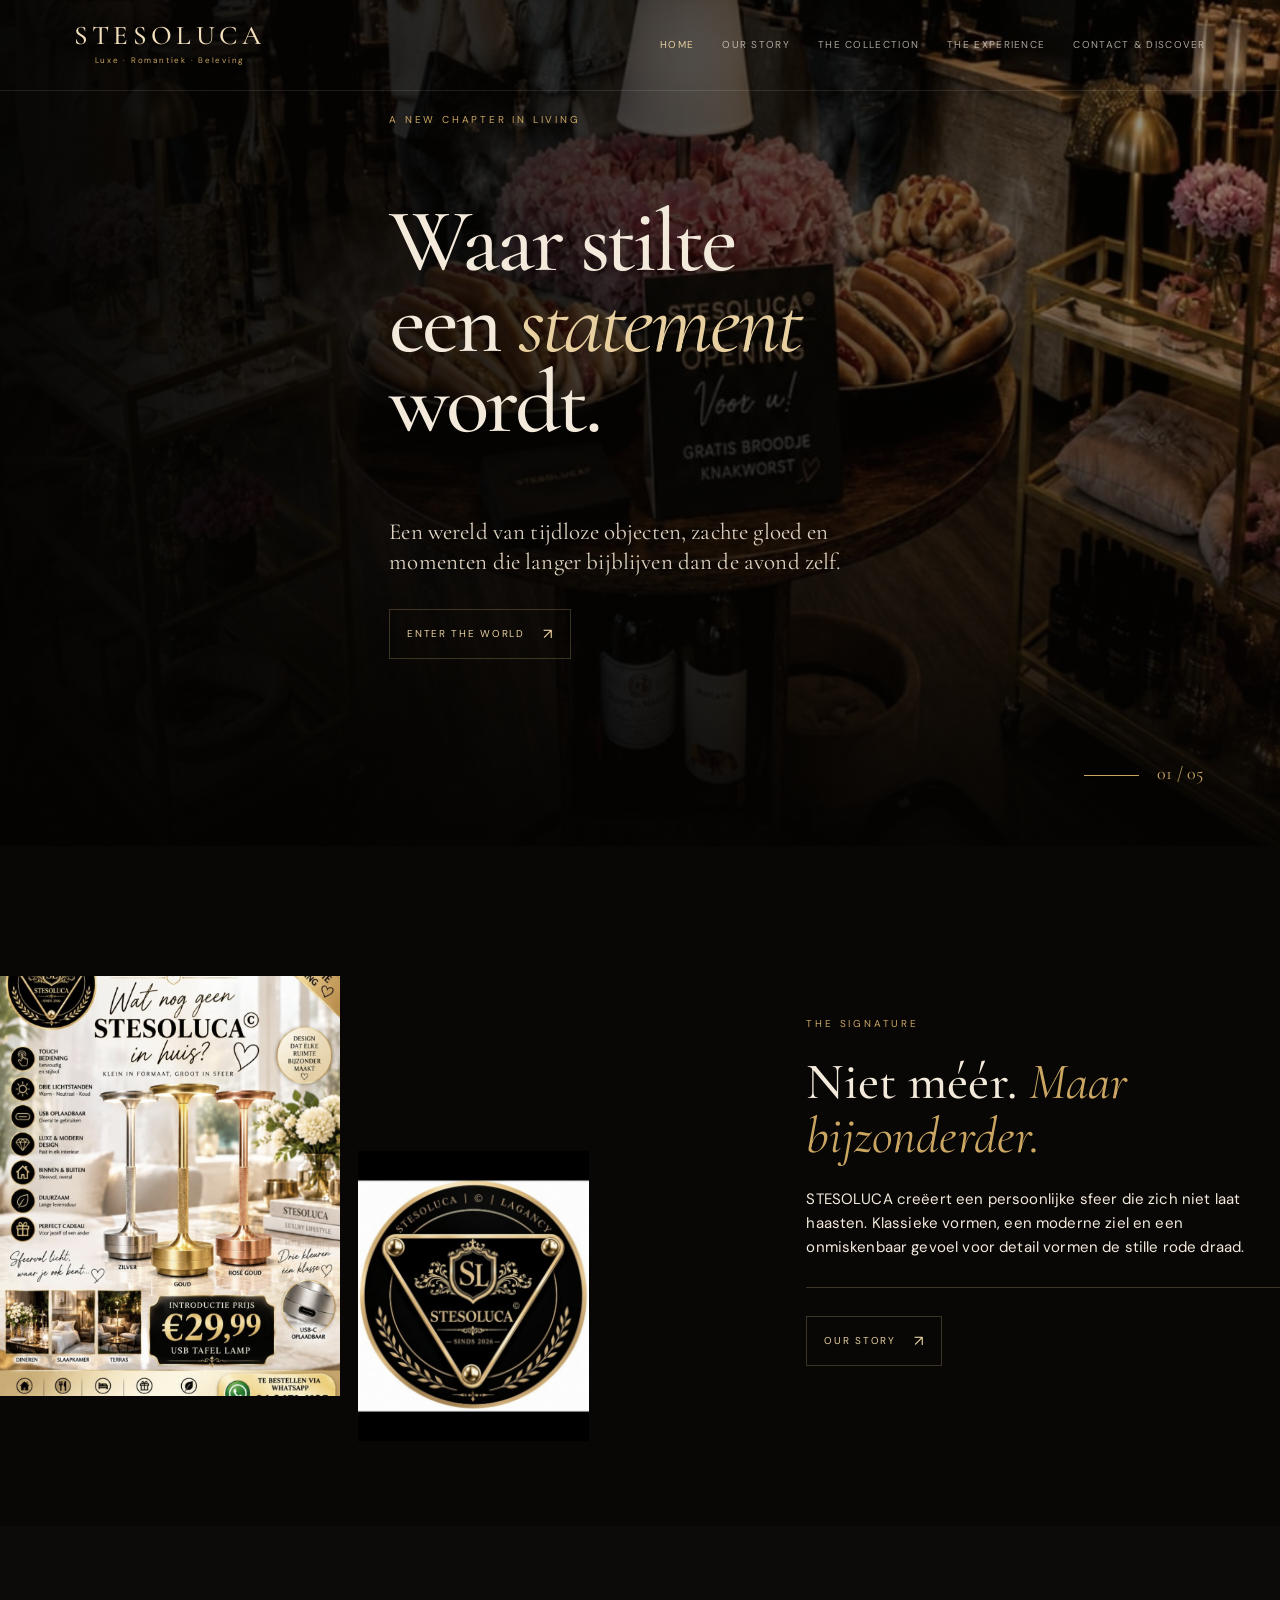
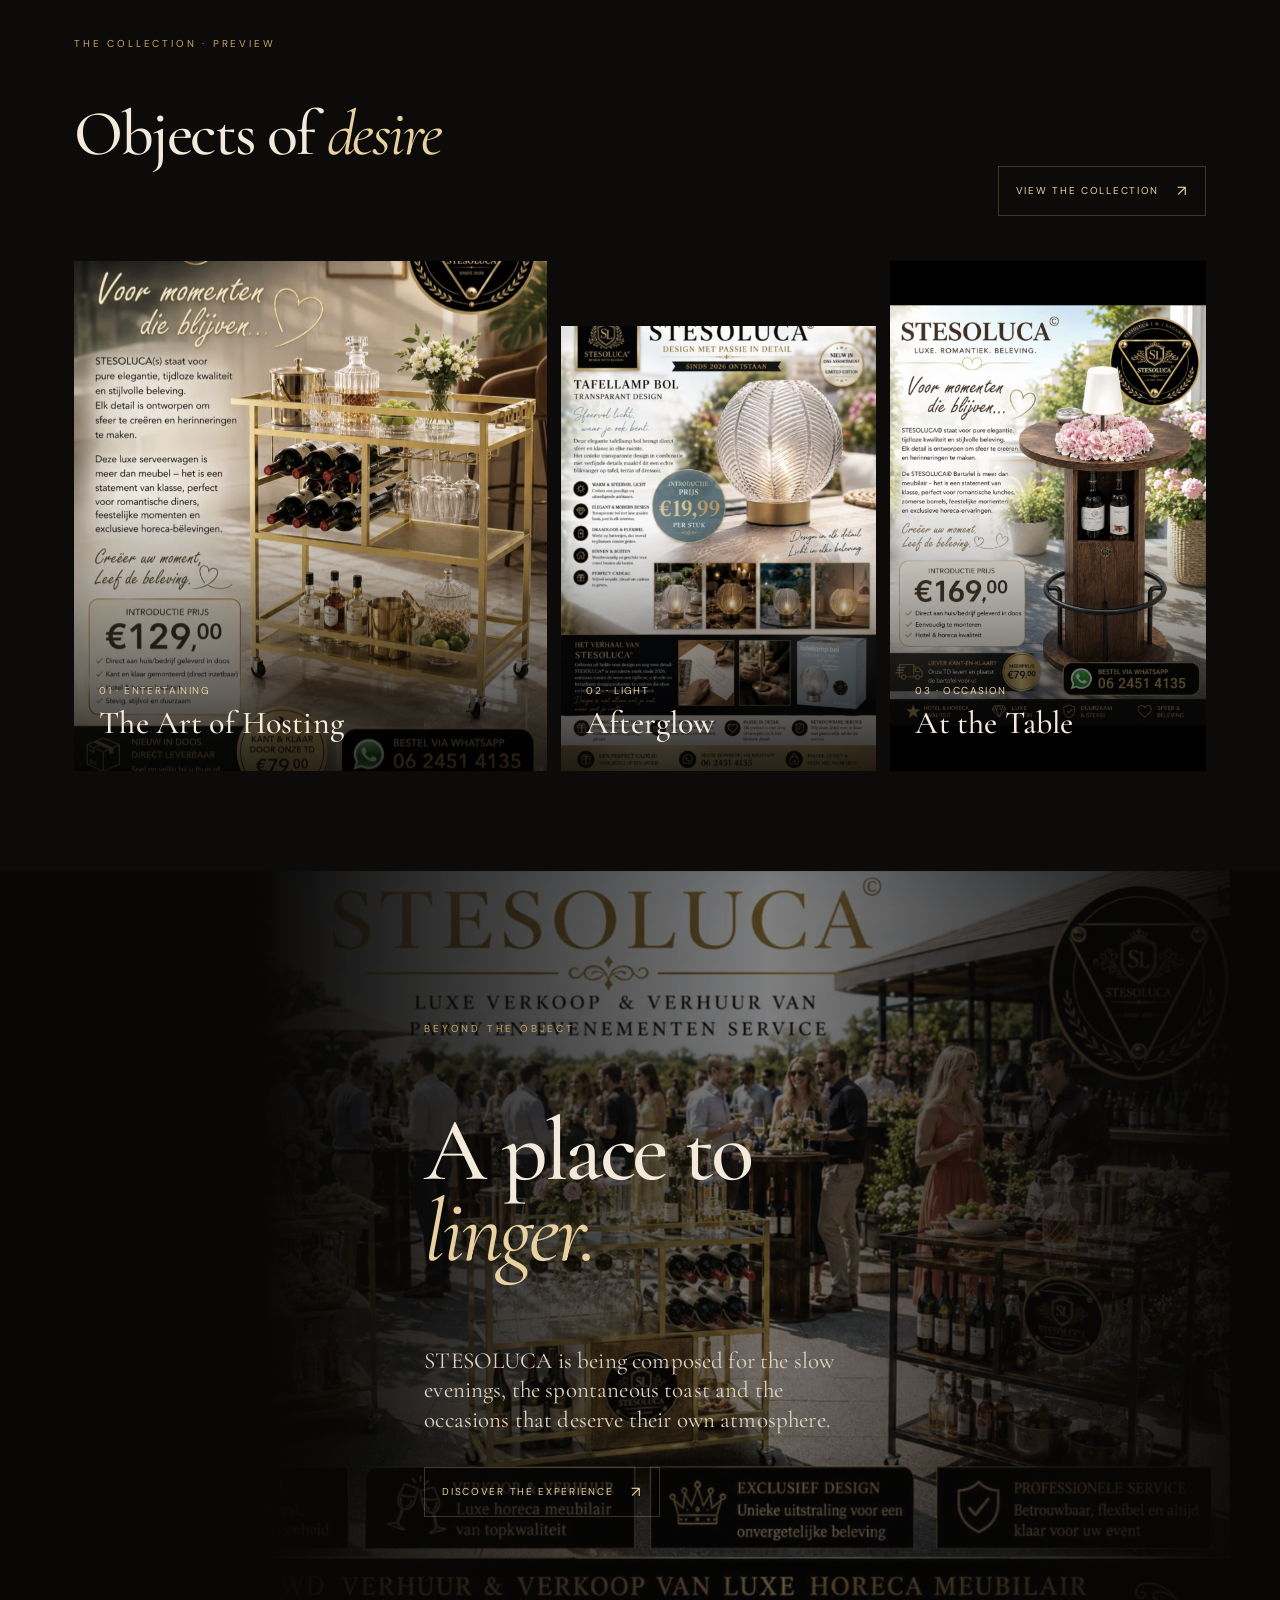
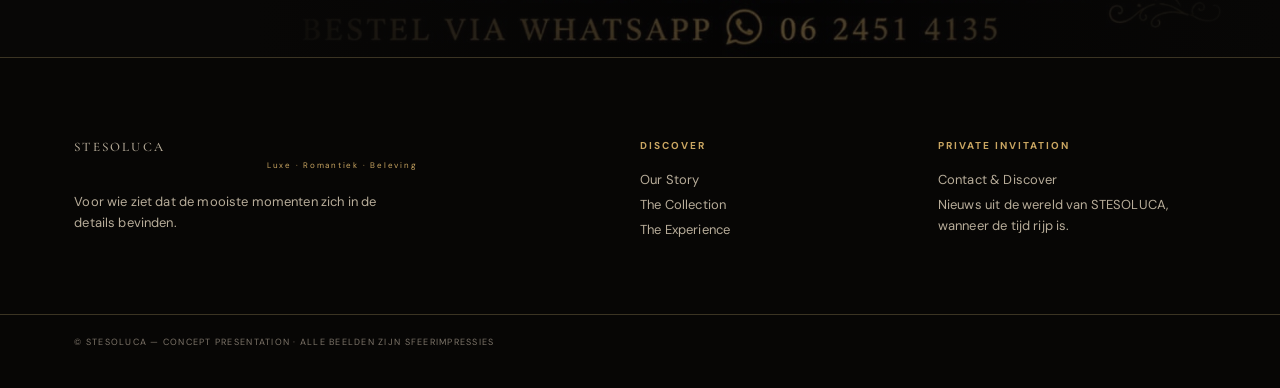
<file: index.html>
<!doctype html>
<html lang="nl">
  <head>
    <meta charset="utf-8">
    <meta name="viewport" content="width=device-width,initial-scale=1">
    <title>
      STESOLUCA — Concept
    </title>
    <link rel="stylesheet" href="styles.css">
  </head>
  <body>
    <header>
      <div class="shell nav">
        <a class="wordmark" href="index.html">
          STESOLUCA
          <small>
            Luxe · Romantiek · Beleving
          </small>
        </a>
        <nav>
          <a class="active" href="index.html">
            Home
          </a>
          <a href="our-story.html">
            Our Story
          </a>
          <a href="collection.html">
            The Collection
          </a>
          <a href="experience.html">
            The Experience
          </a>
          <a href="contact.html">
            Contact & Discover
          </a>
        </nav>
        <span class="menu">
          Menu · 01
        </span>
      </div>
    </header>
    <main>
      <section class="home-hero">
        <div class="hero-image">
        </div>
        <div class="shell content">
          <p class="eyebrow">
            A new chapter in living
          </p>
          <h1 class="display">
            Waar stilte
            <br>
            een
            <em>
              statement
            </em>
            wordt.
          </h1>
          <p class="lead">
            Een wereld van tijdloze objecten, zachte gloed en momenten die langer bijblijven dan de avond zelf.
          </p>
          <a class="button" href="our-story.html">
            Enter the world
          </a>
        </div>
        <span class="hero-number">
          01 / 05
        </span>
      </section>
      <section class="shell intro">
        <div class="intro-images">
          <img src="assets/1000073089.jpg" alt="Gouden lichtobject als sfeerimpressie">
          <img src="assets/1000073079.jpg" alt="STESOLUCA embleem">
        </div>
        <div class="intro-copy">
          <p class="eyebrow">
            The signature
          </p>
          <p class="quote">
            Niet méér.
            <em>
              Maar bijzonderder.
            </em>
          </p>
          <p>
            STESOLUCA creëert een persoonlijke sfeer die zich niet laat haasten. Klassieke vormen, een moderne ziel en een onmiskenbaar gevoel voor detail vormen de stille rode draad.
          </p>
          <div class="rule">
          </div>
          <a class="button" href="our-story.html">
            Our story
          </a>
        </div>
      </section>
      <section class="collections">
        <div class="shell">
          <div class="section-head">
            <div>
              <p class="eyebrow">
                The collection · preview
              </p>
              <h2 class="display">
                Objects of
                <em>
                  desire
                </em>
              </h2>
            </div>
            <a class="button" href="collection.html">
              View the collection
            </a>
          </div>
          <div class="gallery">
            <article>
              <img src="assets/1000073114.jpg" alt="Barwagen als sfeerimpressie">
              <div class="card-info">
                <p>
                  01 · Entertaining
                </p>
                <h3>
                  The Art of Hosting
                </h3>
              </div>
            </article>
            <article>
              <img src="assets/1000073100.jpg" alt="Lichtobject als sfeerimpressie">
              <div class="card-info">
                <p>
                  02 · Light
                </p>
                <h3>
                  Afterglow
                </h3>
              </div>
            </article>
            <article>
              <img src="assets/1000073120.jpg" alt="Bartafel als sfeerimpressie">
              <div class="card-info">
                <p>
                  03 · Occasion
                </p>
                <h3>
                  At the Table
                </h3>
              </div>
            </article>
          </div>
        </div>
      </section>
      <section class="experience">
        <div class="shell content">
          <p class="eyebrow">
            Beyond the object
          </p>
          <h2 class="display">
            A place to
            <br>
            <em>
              linger.
            </em>
          </h2>
          <p class="lead">
            STESOLUCA is being composed for the slow evenings, the spontaneous toast and the occasions that deserve their own atmosphere.
          </p>
          <a class="button" href="experience.html">
            Discover the experience
          </a>
        </div>
      </section>
    </main>
    <footer class="footer">
      <div class="shell footer-grid">
        <div>
          <a class="wordmark" href="index.html">
            STESOLUCA
            <small>
              Luxe · Romantiek · Beleving
            </small>
          </a>
          <p style="margin-top:22px;max-width:310px">
            Voor wie ziet dat de mooiste momenten zich in de details bevinden.
          </p>
        </div>
        <div>
          <h4>
            Discover
          </h4>
          <a href="our-story.html">
            Our Story
          </a>
          <a href="collection.html">
            The Collection
          </a>
          <a href="experience.html">
            The Experience
          </a>
        </div>
        <div>
          <h4>
            Private invitation
          </h4>
          <a href="contact.html">
            Contact & Discover
          </a>
          <p>
            Nieuws uit de wereld van STESOLUCA, wanneer de tijd rijp is.
          </p>
        </div>
      </div>
      <div class="shell copyright">
        © STESOLUCA — Concept presentation · Alle beelden zijn sfeerimpressies
      </div>
    </footer>
  </body>
</html>
</file>
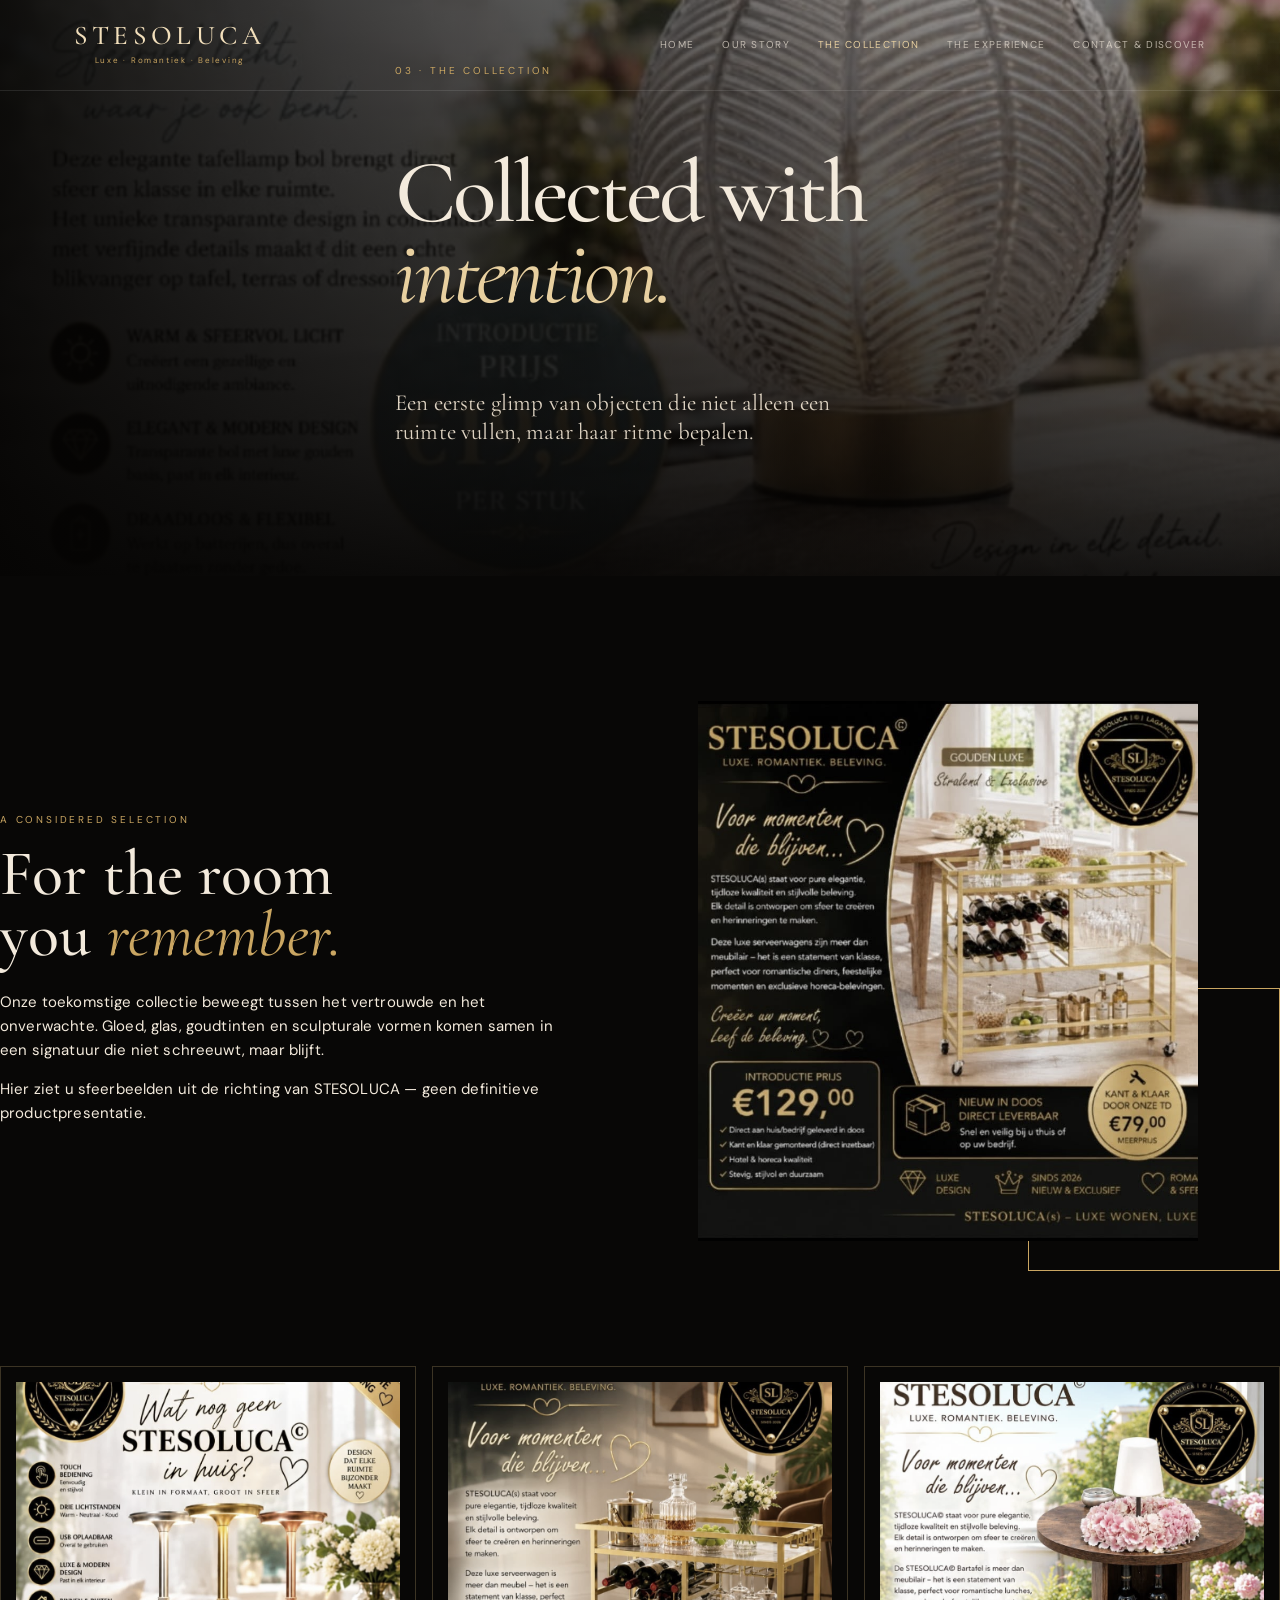
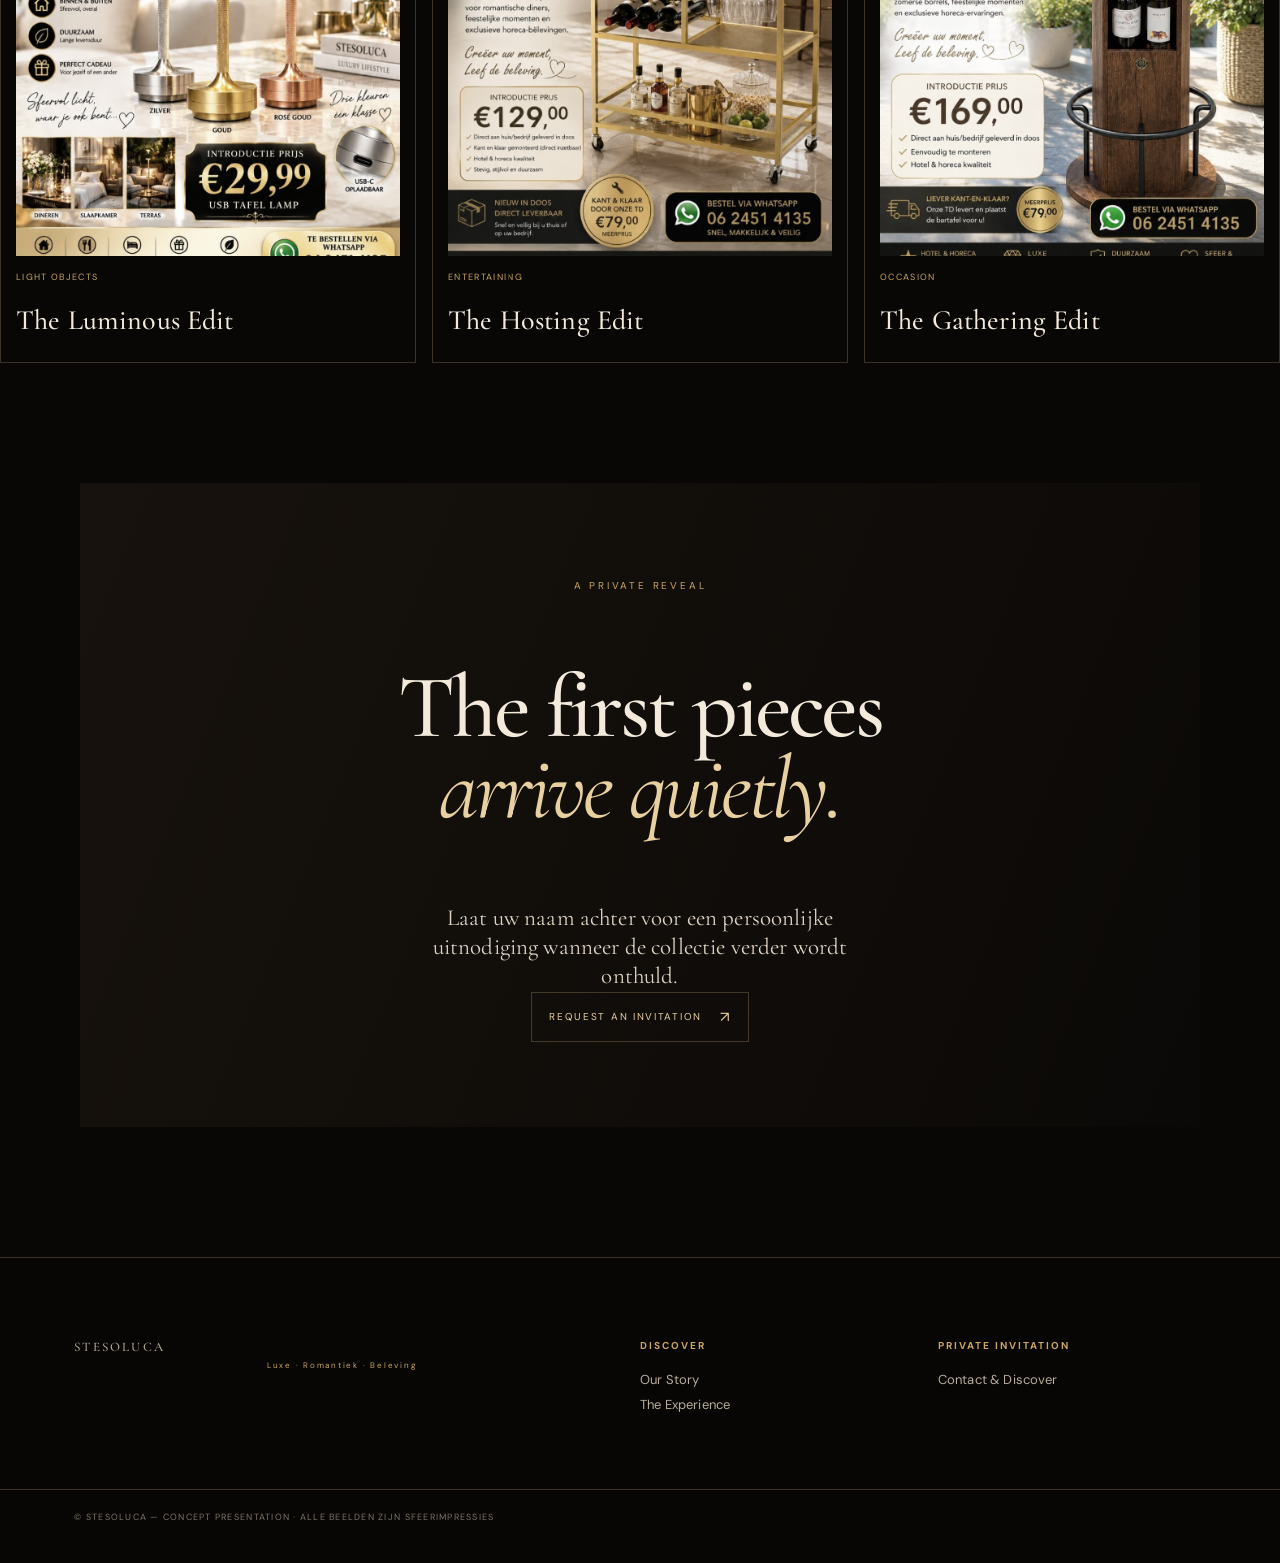
<file: collection.html>
<!doctype html>
<html lang="nl">
  <head>
    <meta charset="utf-8">
    <meta name="viewport" content="width=device-width,initial-scale=1">
    <title>
      The Collection — STESOLUCA
    </title>
    <link rel="stylesheet" href="styles.css">
  </head>
  <body>
    <header>
      <div class="shell nav">
        <a class="wordmark" href="index.html">
          STESOLUCA
          <small>
            Luxe · Romantiek · Beleving
          </small>
        </a>
        <nav>
          <a href="index.html">
            Home
          </a>
          <a href="our-story.html">
            Our Story
          </a>
          <a class="active" href="collection.html">
            The Collection
          </a>
          <a href="experience.html">
            The Experience
          </a>
          <a href="contact.html">
            Contact & Discover
          </a>
        </nav>
        <span class="menu">
          Menu · 03
        </span>
      </div>
    </header>
    <main>
      <section class="page-hero collection-hero">
        <div class="image">
        </div>
        <div class="shell content">
          <p class="eyebrow">
            03 · The Collection
          </p>
          <h1 class="display">
            Collected with
            <br>
            <em>
              intention.
            </em>
          </h1>
          <p class="lead">
            Een eerste glimp van objecten die niet alleen een ruimte vullen, maar haar ritme bepalen.
          </p>
        </div>
      </section>
      <section class="shell split reverse">
        <div>
          <p class="eyebrow">
            A considered selection
          </p>
          <h2 class="body-title">
            For the room
            <br>
            you
            <em>
              remember.
            </em>
          </h2>
          <p>
            Onze toekomstige collectie beweegt tussen het vertrouwde en het onverwachte. Gloed, glas, goudtinten en sculpturale vormen komen samen in een signatuur die niet schreeuwt, maar blijft.
          </p>
          <p>
            Hier ziet u sfeerbeelden uit de richting van STESOLUCA — geen definitieve productpresentatie.
          </p>
        </div>
        <div class="visual">
          <img src="assets/1000073092.jpg" alt="Gouden serveerwagen als sfeerimpressie">
        </div>
      </section>
      <section class="shell collection-grid">
        <article class="piece">
          <img src="assets/1000073089.jpg" alt="Lichtobject">
          <span>
            Light objects
          </span>
          <h3>
            The Luminous Edit
          </h3>
        </article>
        <article class="piece">
          <img src="assets/1000073114.jpg" alt="Barwagen">
          <span>
            Entertaining
          </span>
          <h3>
            The Hosting Edit
          </h3>
        </article>
        <article class="piece">
          <img src="assets/1000073120.jpg" alt="Bartafel">
          <span>
            Occasion
          </span>
          <h3>
            The Gathering Edit
          </h3>
        </article>
      </section>
      <section class="manifesto">
        <p class="eyebrow">
          A private reveal
        </p>
        <h2 class="display">
          The first pieces
          <br>
          <em>
            arrive quietly.
          </em>
        </h2>
        <p class="lead">
          Laat uw naam achter voor een persoonlijke uitnodiging wanneer de collectie verder wordt onthuld.
        </p>
        <a class="button" href="contact.html">
          Request an invitation
        </a>
      </section>
    </main>
    <footer class="footer">
      <div class="shell footer-grid">
        <div>
          <a class="wordmark" href="index.html">
            STESOLUCA
            <small>
              Luxe · Romantiek · Beleving
            </small>
          </a>
        </div>
        <div>
          <h4>
            Discover
          </h4>
          <a href="our-story.html">
            Our Story
          </a>
          <a href="experience.html">
            The Experience
          </a>
        </div>
        <div>
          <h4>
            Private invitation
          </h4>
          <a href="contact.html">
            Contact & Discover
          </a>
        </div>
      </div>
      <div class="shell copyright">
        © STESOLUCA — Concept presentation · Alle beelden zijn sfeerimpressies
      </div>
    </footer>
  </body>
</html>
</file>
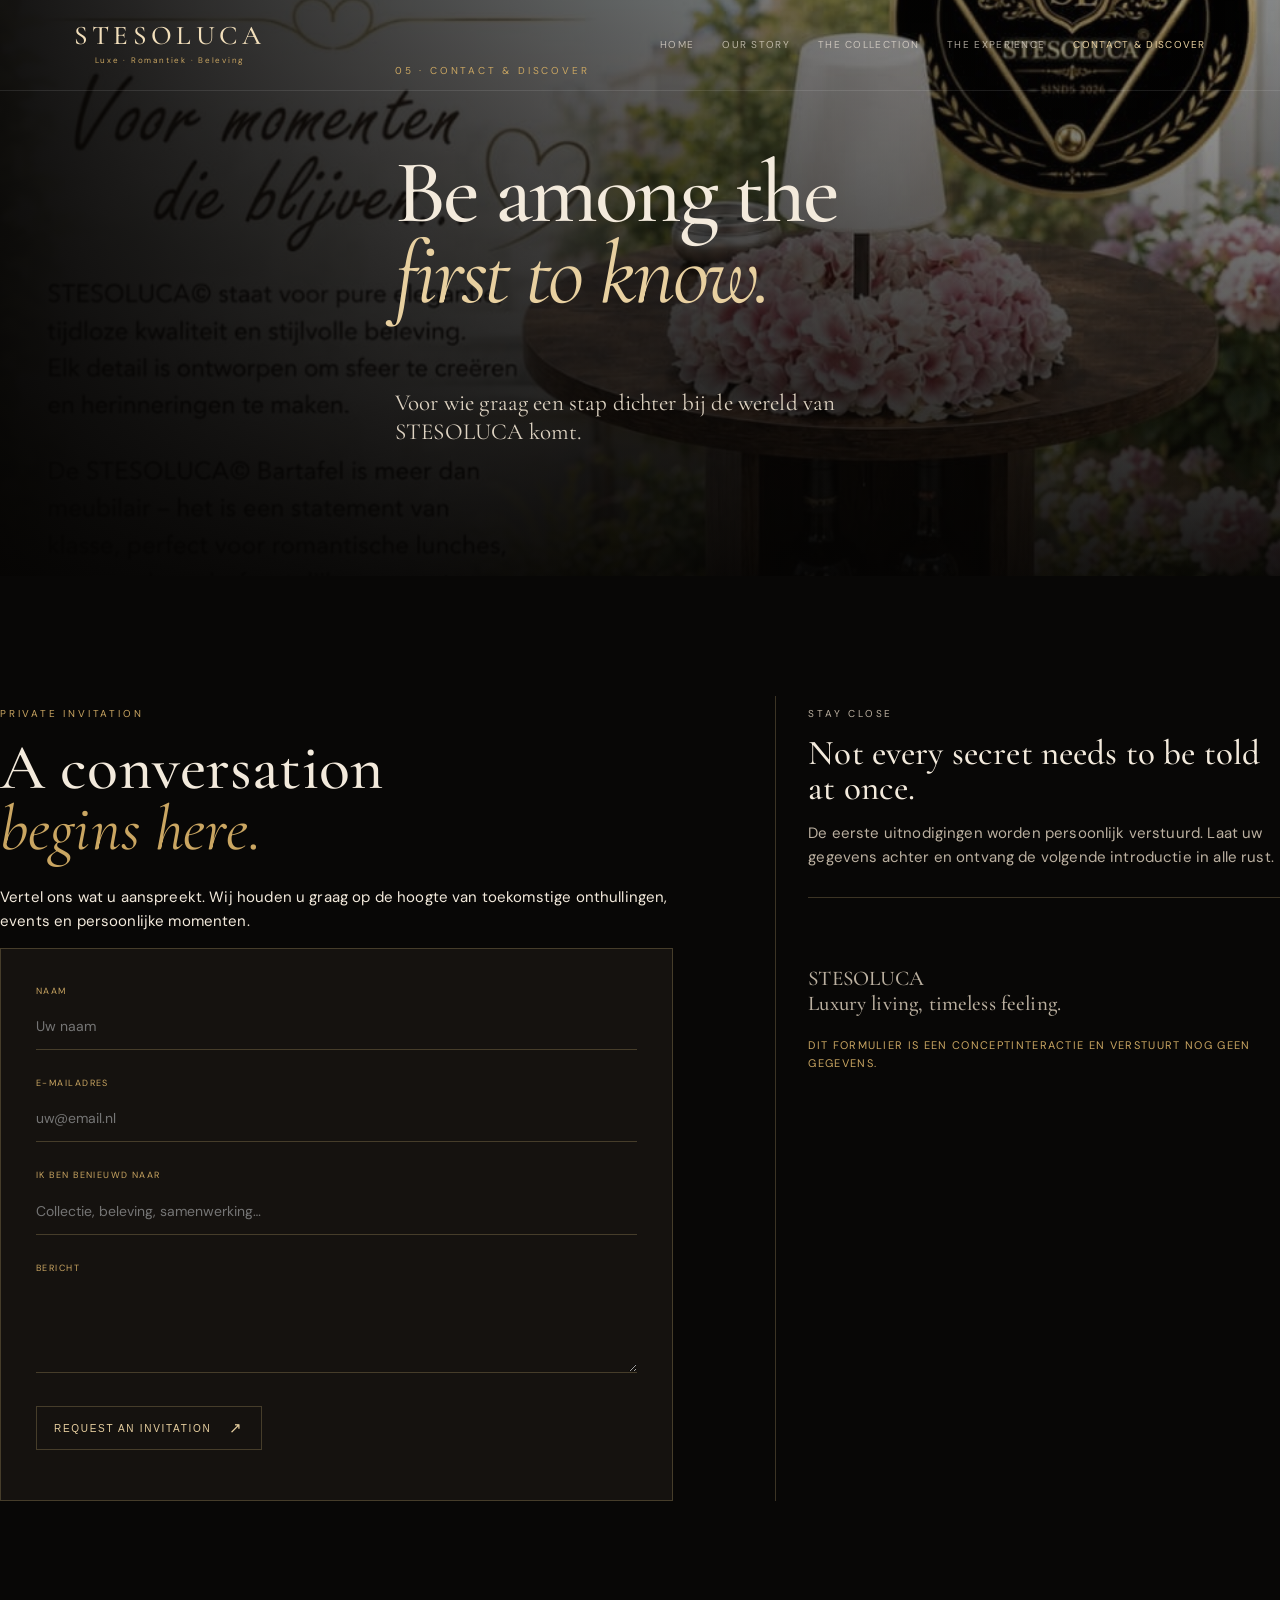
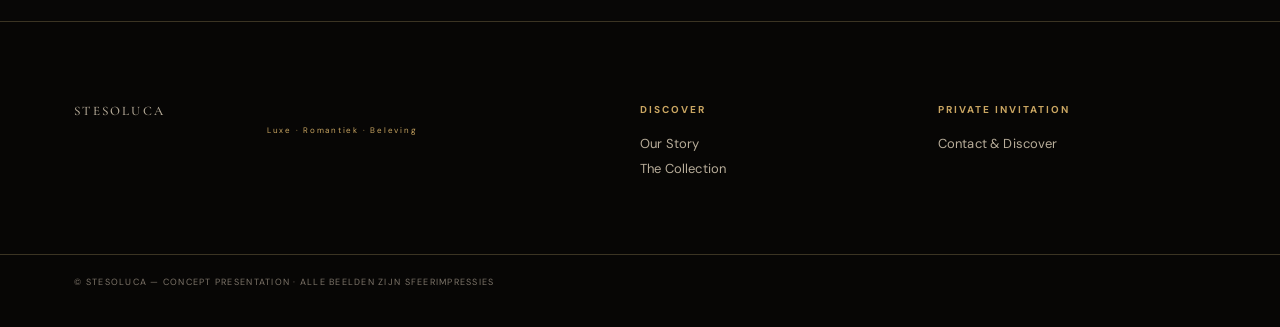
<file: contact.html>
<!doctype html>
<html lang="nl">
  <head>
    <meta charset="utf-8">
    <meta name="viewport" content="width=device-width,initial-scale=1">
    <title>
      Contact & Discover — STESOLUCA
    </title>
    <link rel="stylesheet" href="styles.css">
  </head>
  <body>
    <header>
      <div class="shell nav">
        <a class="wordmark" href="index.html">
          STESOLUCA
          <small>
            Luxe · Romantiek · Beleving
          </small>
        </a>
        <nav>
          <a href="index.html">
            Home
          </a>
          <a href="our-story.html">
            Our Story
          </a>
          <a href="collection.html">
            The Collection
          </a>
          <a href="experience.html">
            The Experience
          </a>
          <a class="active" href="contact.html">
            Contact & Discover
          </a>
        </nav>
        <span class="menu">
          Menu · 05
        </span>
      </div>
    </header>
    <main>
      <section class="page-hero contact-hero">
        <div class="image">
        </div>
        <div class="shell content">
          <p class="eyebrow">
            05 · Contact & Discover
          </p>
          <h1 class="display">
            Be among the
            <br>
            <em>
              first to know.
            </em>
          </h1>
          <p class="lead">
            Voor wie graag een stap dichter bij de wereld van STESOLUCA komt.
          </p>
        </div>
      </section>
      <section class="shell contact-area">
        <div>
          <p class="eyebrow">
            Private invitation
          </p>
          <h2 class="body-title">
            A conversation
            <br>
            <em>
              begins here.
            </em>
          </h2>
          <p>
            Vertel ons wat u aanspreekt. Wij houden u graag op de hoogte van toekomstige onthullingen, events en persoonlijke momenten.
          </p>
          <form class="form">
            <label for="name">
              Naam
            </label>
            <input class="field" id="name" type="text" placeholder="Uw naam">
            <label for="mail">
              E-mailadres
            </label>
            <input class="field" id="mail" type="email" placeholder="uw@email.nl">
            <label for="interest">
              Ik ben benieuwd naar
            </label>
            <input class="field" id="interest" type="text" placeholder="Collectie, beleving, samenwerking…">
            <label for="note">
              Bericht
            </label>
            <textarea class="field" id="note" placeholder="Een paar woorden zijn genoeg.">
            </textarea>
            <button class="button" type="submit">
              Request an invitation
            </button>
            <p class="form-note" aria-live="polite">
            </p>
          </form>
        </div>
        <aside class="contact-note">
          <p class="eyebrow">
            Stay close
          </p>
          <h3>
            Not every secret needs to be told at once.
          </h3>
          <p>
            De eerste uitnodigingen worden persoonlijk verstuurd. Laat uw gegevens achter en ontvang de volgende introductie in alle rust.
          </p>
          <div class="rule">
          </div>
          <p class="detail">
            STESOLUCA
            <br>
            Luxury living, timeless feeling.
          </p>
          <p style="font-size:11px;color:var(--gold);letter-spacing:.12em;text-transform:uppercase">
            Dit formulier is een conceptinteractie en verstuurt nog geen gegevens.
          </p>
        </aside>
      </section>
    </main>
    <footer class="footer">
      <div class="shell footer-grid">
        <div>
          <a class="wordmark" href="index.html">
            STESOLUCA
            <small>
              Luxe · Romantiek · Beleving
            </small>
          </a>
        </div>
        <div>
          <h4>
            Discover
          </h4>
          <a href="our-story.html">
            Our Story
          </a>
          <a href="collection.html">
            The Collection
          </a>
        </div>
        <div>
          <h4>
            Private invitation
          </h4>
          <a href="contact.html">
            Contact & Discover
          </a>
        </div>
      </div>
      <div class="shell copyright">
        © STESOLUCA — Concept presentation · Alle beelden zijn sfeerimpressies
      </div>
    </footer>
    <script src="script.js">
    </script>
  </body>
</html>
</file>
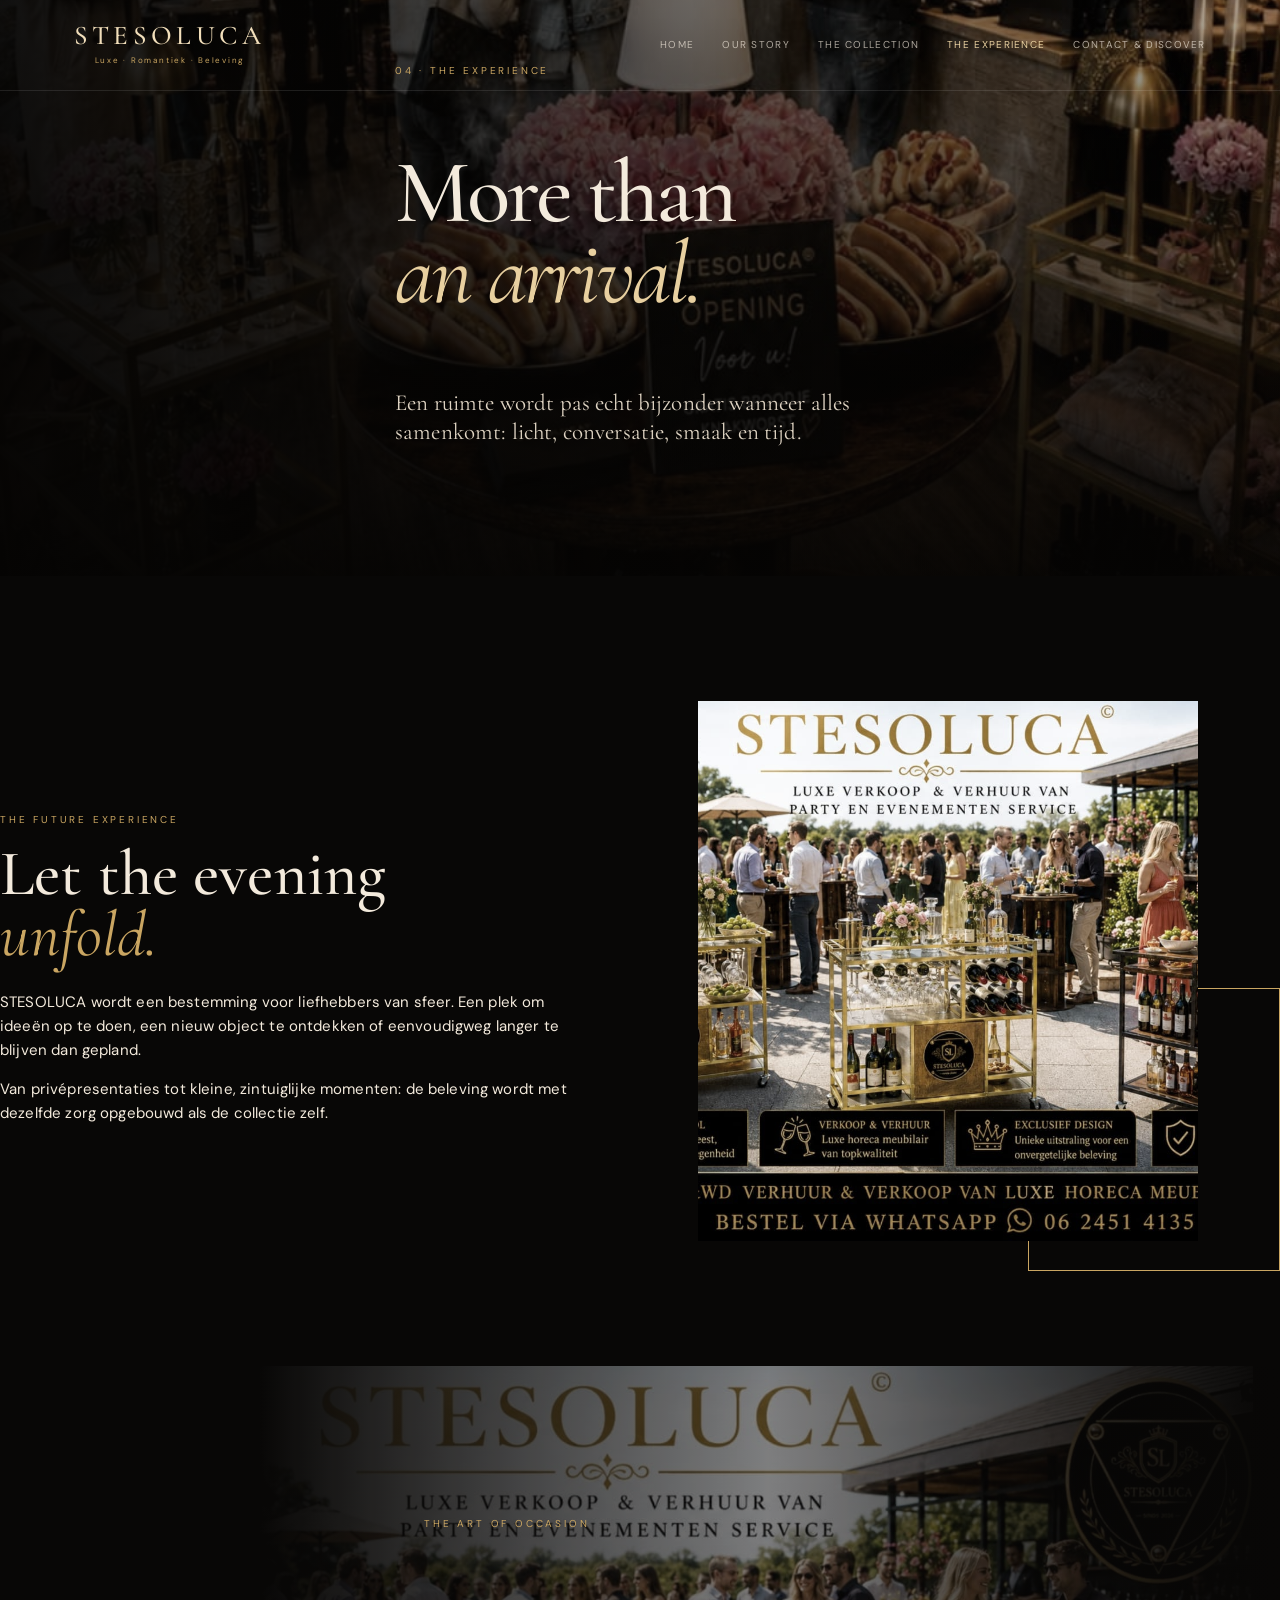
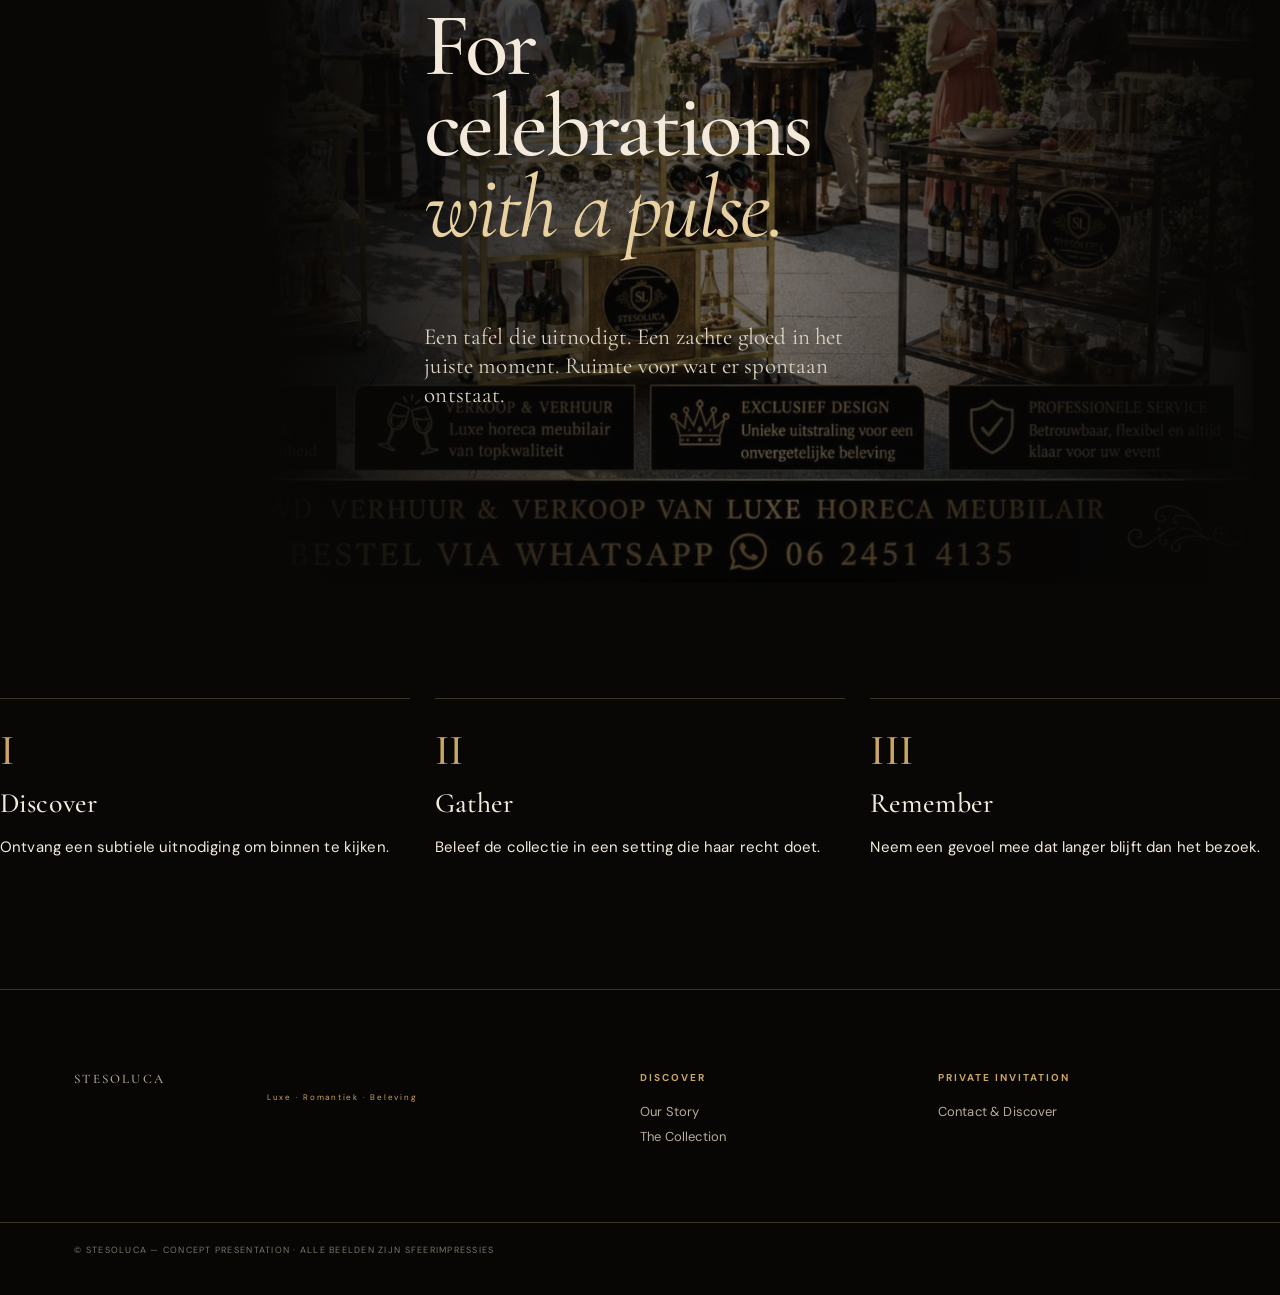
<file: experience.html>
<!doctype html>
<html lang="nl">
  <head>
    <meta charset="utf-8">
    <meta name="viewport" content="width=device-width,initial-scale=1">
    <title>
      The Experience — STESOLUCA
    </title>
    <link rel="stylesheet" href="styles.css">
  </head>
  <body>
    <header>
      <div class="shell nav">
        <a class="wordmark" href="index.html">
          STESOLUCA
          <small>
            Luxe · Romantiek · Beleving
          </small>
        </a>
        <nav>
          <a href="index.html">
            Home
          </a>
          <a href="our-story.html">
            Our Story
          </a>
          <a href="collection.html">
            The Collection
          </a>
          <a class="active" href="experience.html">
            The Experience
          </a>
          <a href="contact.html">
            Contact & Discover
          </a>
        </nav>
        <span class="menu">
          Menu · 04
        </span>
      </div>
    </header>
    <main>
      <section class="page-hero experience-hero">
        <div class="image">
        </div>
        <div class="shell content">
          <p class="eyebrow">
            04 · The Experience
          </p>
          <h1 class="display">
            More than
            <br>
            <em>
              an arrival.
            </em>
          </h1>
          <p class="lead">
            Een ruimte wordt pas echt bijzonder wanneer alles samenkomt: licht, conversatie, smaak en tijd.
          </p>
        </div>
      </section>
      <section class="shell split">
        <div>
          <p class="eyebrow">
            The future experience
          </p>
          <h2 class="body-title">
            Let the evening
            <br>
            <em>
              unfold.
            </em>
          </h2>
          <p>
            STESOLUCA wordt een bestemming voor liefhebbers van sfeer. Een plek om ideeën op te doen, een nieuw object te ontdekken of eenvoudigweg langer te blijven dan gepland.
          </p>
          <p>
            Van privépresentaties tot kleine, zintuiglijke momenten: de beleving wordt met dezelfde zorg opgebouwd als de collectie zelf.
          </p>
        </div>
        <div class="visual">
          <img src="assets/1000073088.jpg" alt="Buitenmoment als sfeerimpressie">
        </div>
      </section>
      <section class="experience">
        <div class="shell content">
          <p class="eyebrow">
            The art of occasion
          </p>
          <h2 class="display">
            For celebrations
            <br>
            <em>
              with a pulse.
            </em>
          </h2>
          <p class="lead">
            Een tafel die uitnodigt. Een zachte gloed in het juiste moment. Ruimte voor wat er spontaan ontstaat.
          </p>
        </div>
      </section>
      <section class="shell timeline">
        <div>
          <strong>
            I
          </strong>
          <h3>
            Discover
          </h3>
          <p>
            Ontvang een subtiele uitnodiging om binnen te kijken.
          </p>
        </div>
        <div>
          <strong>
            II
          </strong>
          <h3>
            Gather
          </h3>
          <p>
            Beleef de collectie in een setting die haar recht doet.
          </p>
        </div>
        <div>
          <strong>
            III
          </strong>
          <h3>
            Remember
          </h3>
          <p>
            Neem een gevoel mee dat langer blijft dan het bezoek.
          </p>
        </div>
      </section>
    </main>
    <footer class="footer">
      <div class="shell footer-grid">
        <div>
          <a class="wordmark" href="index.html">
            STESOLUCA
            <small>
              Luxe · Romantiek · Beleving
            </small>
          </a>
        </div>
        <div>
          <h4>
            Discover
          </h4>
          <a href="our-story.html">
            Our Story
          </a>
          <a href="collection.html">
            The Collection
          </a>
        </div>
        <div>
          <h4>
            Private invitation
          </h4>
          <a href="contact.html">
            Contact & Discover
          </a>
        </div>
      </div>
      <div class="shell copyright">
        © STESOLUCA — Concept presentation · Alle beelden zijn sfeerimpressies
      </div>
    </footer>
  </body>
</html>
</file>
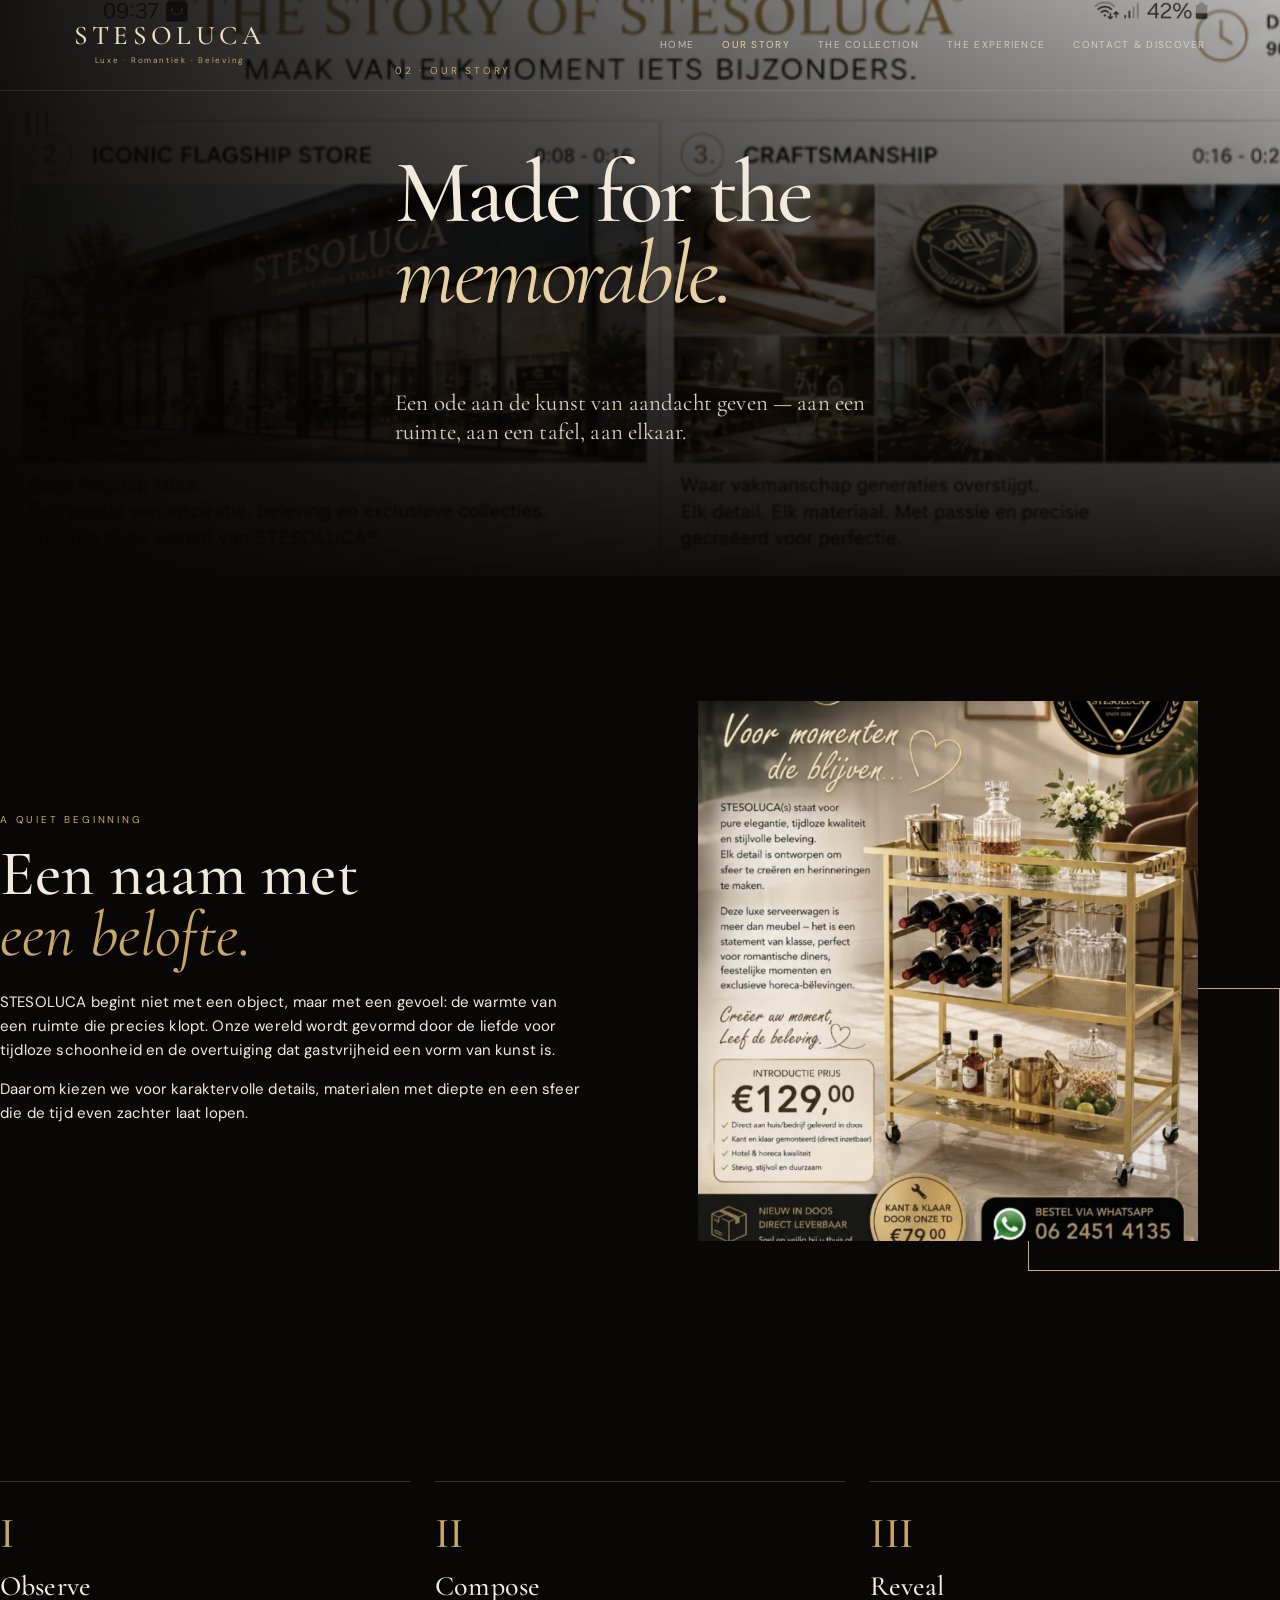
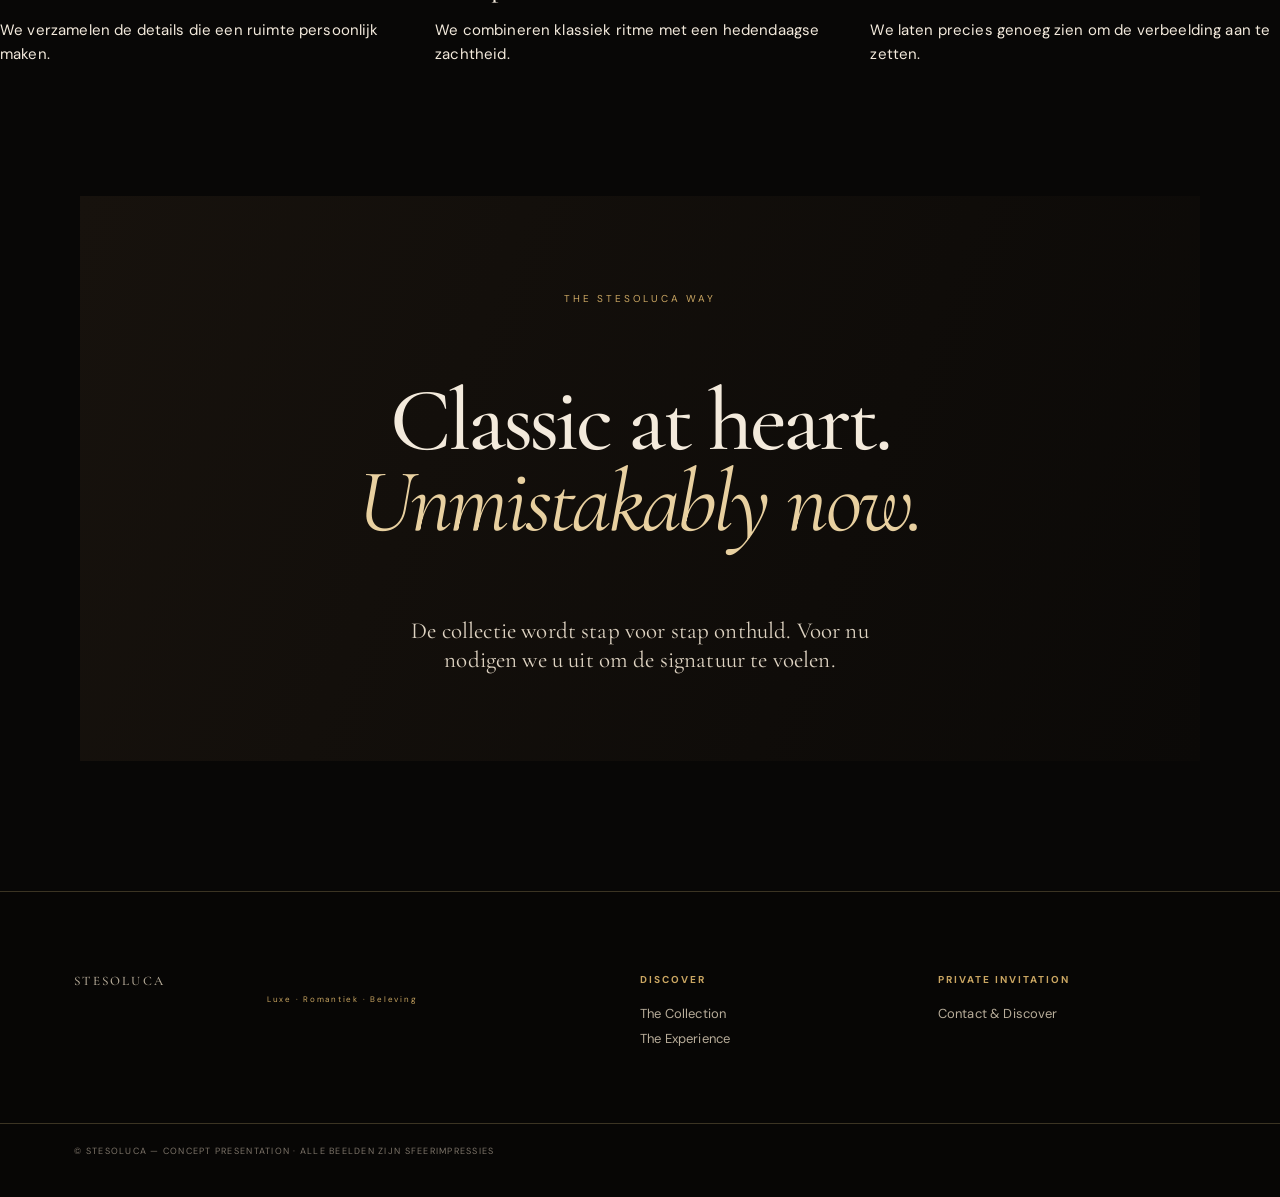
<file: our-story.html>
<!doctype html>
<html lang="nl">
  <head>
    <meta charset="utf-8">
    <meta name="viewport" content="width=device-width,initial-scale=1">
    <title>
      Our Story — STESOLUCA
    </title>
    <link rel="stylesheet" href="styles.css">
  </head>
  <body>
    <header>
      <div class="shell nav">
        <a class="wordmark" href="index.html">
          STESOLUCA
          <small>
            Luxe · Romantiek · Beleving
          </small>
        </a>
        <nav>
          <a href="index.html">
            Home
          </a>
          <a class="active" href="our-story.html">
            Our Story
          </a>
          <a href="collection.html">
            The Collection
          </a>
          <a href="experience.html">
            The Experience
          </a>
          <a href="contact.html">
            Contact & Discover
          </a>
        </nav>
        <span class="menu">
          Menu · 02
        </span>
      </div>
    </header>
    <main>
      <section class="page-hero story-hero">
        <div class="image">
        </div>
        <div class="shell content">
          <p class="eyebrow">
            02 · Our Story
          </p>
          <h1 class="display">
            Made for the
            <br>
            <em>
              memorable.
            </em>
          </h1>
          <p class="lead">
            Een ode aan de kunst van aandacht geven — aan een ruimte, aan een tafel, aan elkaar.
          </p>
        </div>
      </section>
      <section class="shell split">
        <div>
          <p class="eyebrow">
            A quiet beginning
          </p>
          <h2 class="body-title">
            Een naam met
            <br>
            <em>
              een belofte.
            </em>
          </h2>
          <p>
            STESOLUCA begint niet met een object, maar met een gevoel: de warmte van een ruimte die precies klopt. Onze wereld wordt gevormd door de liefde voor tijdloze schoonheid en de overtuiging dat gastvrijheid een vorm van kunst is.
          </p>
          <p>
            Daarom kiezen we voor karaktervolle details, materialen met diepte en een sfeer die de tijd even zachter laat lopen.
          </p>
        </div>
        <div class="visual">
          <img src="assets/1000073087.jpg" alt="STESOLUCA barwagen als sfeerimpressie">
        </div>
      </section>
      <section class="shell timeline">
        <div>
          <strong>
            I
          </strong>
          <h3>
            Observe
          </h3>
          <p>
            We verzamelen de details die een ruimte persoonlijk maken.
          </p>
        </div>
        <div>
          <strong>
            II
          </strong>
          <h3>
            Compose
          </h3>
          <p>
            We combineren klassiek ritme met een hedendaagse zachtheid.
          </p>
        </div>
        <div>
          <strong>
            III
          </strong>
          <h3>
            Reveal
          </h3>
          <p>
            We laten precies genoeg zien om de verbeelding aan te zetten.
          </p>
        </div>
      </section>
      <section class="manifesto">
        <p class="eyebrow">
          The STESOLUCA way
        </p>
        <h2 class="display">
          Classic at heart.
          <br>
          <em>
            Unmistakably now.
          </em>
        </h2>
        <p class="lead">
          De collectie wordt stap voor stap onthuld. Voor nu nodigen we u uit om de signatuur te voelen.
        </p>
      </section>
    </main>
    <footer class="footer">
      <div class="shell footer-grid">
        <div>
          <a class="wordmark" href="index.html">
            STESOLUCA
            <small>
              Luxe · Romantiek · Beleving
            </small>
          </a>
        </div>
        <div>
          <h4>
            Discover
          </h4>
          <a href="collection.html">
            The Collection
          </a>
          <a href="experience.html">
            The Experience
          </a>
        </div>
        <div>
          <h4>
            Private invitation
          </h4>
          <a href="contact.html">
            Contact & Discover
          </a>
        </div>
      </div>
      <div class="shell copyright">
        © STESOLUCA — Concept presentation · Alle beelden zijn sfeerimpressies
      </div>
    </footer>
  </body>
</html>
</file>
<file: styles.css>
@import url('https://fonts.googleapis.com/css2?family=Cormorant+Garamond:ital,wght@0,400;0,500;0,600;1,500&family=DM+Sans:wght@400;500&display=swap');

:root {
  --ink:#080706;
  --ink-2:#11100e;
  --gold:#caa662;
  --gold-pale:#e8d0a0;
  --line:rgba(227,195,132,.24);
  --cream:#f3eadc;
  --muted:#b4aa9a
}
* {
  box-sizing:border-box
}
html {
  scroll-behavior:smooth
}
body {
  margin:0;
  background:var(--ink);
  color:var(--cream);
  font:15px/1.6 'DM Sans',sans-serif;
  letter-spacing:.01em
}
a {
  color:inherit;
  text-decoration:none
}
.shell {
  max-width:1440px;
  margin:auto;
  padding:0 5.8vw
}
.eyebrow {
  color:var(--gold);
  font-size:10px;
  letter-spacing:.28em;
  text-transform:uppercase
}
.display {
  font:500 clamp(46px,7vw,106px)/.9 'Cormorant Garamond',serif;
  letter-spacing:-.035em
}
.display em {
  color:var(--gold-pale);
  font-weight:400
}
.lead {
  font:400 23px/1.28 'Cormorant Garamond',serif;
  color:#ded3c2;
  max-width:490px
}
.rule {
  height:1px;
  background:var(--line);
  margin:28px 0
}
.button {
  display:inline-flex;
  align-items:center;
  gap:18px;
  color:var(--gold-pale);
  border:1px solid var(--line);
  padding:12px 17px;
  font-size:10px;
  text-transform:uppercase;
  letter-spacing:.17em;
  transition:.25s
}
.button:hover {
  background:var(--gold);
  color:#100d08
}
.button:after {
  content:'↗';
  font-size:15px
}
.notice {
  position:relative;
  z-index:3;
  padding:9px 0;
  text-align:center;
  background:#17130d;
  color:#e4cc98;
  font-size:9px;
  letter-spacing:.14em;
  text-transform:uppercase
}

header {
  position:absolute;
  inset:0 0 auto;
  z-index:8;
  padding:25px 0;
  border-bottom:1px solid rgba(255,255,255,.1)
}
.nav {
  display:flex;
  align-items:center;
  justify-content:space-between;
  gap:20px
}
.wordmark {
  font:500 27px/.8 'Cormorant Garamond',serif;
  letter-spacing:.17em;
  color:#f2dfbb
}
.wordmark small {
  display:block;
  margin-top:8px;
  text-align:center;
  font:8px 'DM Sans',sans-serif;
  letter-spacing:.22em;
  color:var(--gold)
}
nav {
  display:flex;
  gap:28px;
  font-size:10px;
  letter-spacing:.13em;
  text-transform:uppercase;
  color:#eee5d8
}
nav a {
  opacity:.7
}
nav a:hover,nav a.active {
  opacity:1;
  color:var(--gold-pale)
}
.menu {
  display:none
}

.home-hero {
  min-height:94vh;
  position:relative;
  display:grid;
  align-items:end;
  overflow:hidden;
  background:#0d0b09
}
.home-hero:before {
  content:'';
  position:absolute;
  inset:0;
  background:linear-gradient(90deg,rgba(4,3,2,.97) 2%,rgba(4,3,2,.74) 40%,rgba(4,3,2,.2)),linear-gradient(0deg,rgba(4,3,2,.9),transparent 55%);
  z-index:1
}
.hero-image {
  position:absolute;
  inset:0;
  background:url('assets/1000073111.jpg') center 49%/cover;
  filter:saturate(.75) contrast(1.03);
  opacity:.8
}
.home-hero .content {
  position:relative;
  z-index:2;
  padding-bottom:85px;
  max-width:650px
}
.home-hero .lead {
  margin:26px 0 32px
}
.hero-number {
  position:absolute;
  right:6vw;
  bottom:62px;
  z-index:2;
  color:var(--gold);
  font:400 18px 'Cormorant Garamond',serif
}
.hero-number:before {
  content:'';
  display:inline-block;
  width:55px;
  height:1px;
  background:var(--gold);
  vertical-align:middle;
  margin:0 14px 0 0
}

.intro {
  padding:130px 0;
  display:grid;
  grid-template-columns:1fr 1fr;
  gap:8vw;
  align-items:center
}
.intro-copy {
  padding-left:9vw
}
.intro-images {
  display:grid;
  grid-template-columns:1fr .68fr;
  gap:18px;
  align-items:end
}
.intro-images img {
  width:100%;
  height:420px;
  object-fit:cover;
  filter:saturate(.7)
}
.intro-images img+img {
  height:290px;
  margin-bottom:-45px
}
.quote {
  font:500 clamp(31px,4vw,56px)/1.05 'Cormorant Garamond',serif;
  margin:24px 0
}
.quote em {
  color:var(--gold);
  font-weight:400
}
.collections {
  padding:100px 0;
  background:#0c0b0a
}
.section-head {
  display:flex;
  justify-content:space-between;
  align-items:end;
  margin-bottom:45px
}
.section-head .display {
  font-size:clamp(42px,5vw,76px)
}
.gallery {
  display:grid;
  grid-template-columns:1.2fr .8fr .8fr;
  gap:14px
}
.gallery article {
  position:relative;
  min-height:510px;
  overflow:hidden;
  background:#18130d
}
.gallery article:nth-child(2) {
  margin-top:65px;
  min-height:350px
}
.gallery article:nth-child(3) {
  min-height:420px
}
.gallery img {
  width:100%;
  height:100%;
  object-fit:cover;
  position:absolute;
  inset:0;
  filter:saturate(.65);
  transition:transform .7s
}
.gallery article:hover img {
  transform:scale(1.04)
}
.gallery article:after {
  content:'';
  position:absolute;
  inset:0;
  background:linear-gradient(transparent 45%,rgba(0,0,0,.8))
}
.card-info {
  position:absolute;
  z-index:1;
  bottom:25px;
  left:25px
}
.card-info h3 {
  font:500 32px 'Cormorant Garamond',serif;
  margin:4px 0
}
.card-info p {
  font-size:10px;
  letter-spacing:.14em;
  text-transform:uppercase;
  color:#e5cf9e;
  margin:0
}
.experience {
  padding:140px 0;
  position:relative;
  overflow:hidden;
  min-height:620px;
  display:flex;
  align-items:center
}
.experience:before {
  content:'';
  position:absolute;
  inset:0;
  background:linear-gradient(90deg,#080706 20%,rgba(8,7,6,.45),#080706),url('assets/1000073088.jpg') center/cover;
  filter:saturate(.68);
  opacity:.9
}
.experience .content {
  position:relative;
  max-width:580px
}
.experience .lead {
  margin:24px 0 32px
}
.footer {
  padding:80px 0 38px;
  border-top:1px solid var(--line);
  background:#070605
}
.footer-grid {
  display:grid;
  grid-template-columns:2fr 1fr 1fr;
  gap:30px
}
.footer h4 {
  font-size:10px;
  color:var(--gold);
  letter-spacing:.2em;
  text-transform:uppercase;
  margin:0 0 16px
}
.footer p,.footer a {
  display:block;
  margin:4px 0;
  color:#b8ad9a;
  font-size:13px
}
.copyright {
  margin-top:70px;
  padding-top:20px;
  border-top:1px solid var(--line);
  font-size:9px;
  letter-spacing:.14em;
  text-transform:uppercase;
  color:#7d7469
}

.page-hero {
  min-height:64vh;
  position:relative;
  display:flex;
  align-items:end;
  overflow:hidden
}
.page-hero:after {
  content:'';
  position:absolute;
  inset:0;
  background:linear-gradient(90deg,rgba(5,4,3,.94),rgba(5,4,3,.28)),linear-gradient(0deg,rgba(5,4,3,.9),transparent);
  z-index:1
}
.page-hero .image {
  position:absolute;
  inset:0;
  background:center/cover;
  filter:saturate(.65)
}
.page-hero .content {
  position:relative;
  z-index:2;
  padding:0 0 75px;
  max-width:720px
}
.page-hero .lead {
  margin:21px 0 0
}
.story-hero .image {
  background-image:url('assets/1000073117.jpg');
  background-position:center
}
.collection-hero .image {
  background-image:url('assets/1000073100.jpg');
  background-position:center 36%
}
.experience-hero .image {
  background-image:url('assets/1000073111.jpg');
  background-position:center 45%
}
.contact-hero .image {
  background-image:url('assets/1000073120.jpg');
  background-position:center 34%
}

.split {
  padding:125px 0;
  display:grid;
  grid-template-columns:1fr 1fr;
  gap:9vw;
  align-items:center
}
.split.reverse .visual {
  order:2
}
.split .visual {
  height:540px;
  position:relative
}
.split .visual img {
  width:86%;
  height:100%;
  object-fit:cover;
  filter:saturate(.65)
}
.split .visual:after {
  content:'';
  position:absolute;
  right:0;
  bottom:-30px;
  width:43%;
  height:52%;
  border:1px solid var(--gold);
  z-index:-1
}
.body-title {
  font:500 clamp(39px,5vw,70px)/.95 'Cormorant Garamond',serif;
  margin:16px 0 25px
}
.body-title em {
  color:var(--gold);
  font-weight:400
}
.collection-grid {
  padding:0 0 120px;
  display:grid;
  grid-template-columns:repeat(3,1fr);
  gap:16px
}
.collection-grid .piece {
  border:1px solid var(--line);
  padding:15px 15px 23px
}
.piece img {
  width:100%;
  aspect-ratio:3/3.7;
  object-fit:cover;
  filter:saturate(.65)
}
.piece h3 {
  font:500 28px 'Cormorant Garamond',serif;
  margin:16px 0 2px
}
.piece span {
  font-size:9px;
  letter-spacing:.15em;
  color:var(--gold);
  text-transform:uppercase
}
.manifesto {
  margin:0 auto 130px;
  padding:85px 9vw;
  background:linear-gradient(112deg,#17120d,#0b0907);
  text-align:center;
  max-width:1120px
}
.manifesto .lead {
  margin:23px auto 0
}
.timeline {
  padding:115px 0;
  display:grid;
  grid-template-columns:repeat(3,1fr);
  gap:2vw
}
.timeline div {
  padding-top:25px;
  border-top:1px solid var(--line)
}
.timeline strong {
  color:var(--gold);
  font:500 43px 'Cormorant Garamond',serif
}
.timeline h3 {
  font:500 28px 'Cormorant Garamond',serif;
  margin:10px 0
}
.contact-area {
  padding:120px 0;
  display:grid;
  grid-template-columns:1fr .75fr;
  gap:8vw
}
.form {
  padding:35px;
  background:#15120f;
  border:1px solid var(--line)
}
label {
  display:block;
  font-size:9px;
  color:var(--gold);
  letter-spacing:.16em;
  text-transform:uppercase;
  margin:0 0 8px
}
.field {
  width:100%;
  border:0;
  border-bottom:1px solid var(--line);
  background:transparent;
  color:var(--cream);
  padding:11px 0 14px;
  margin-bottom:26px;
  font:14px 'DM Sans',sans-serif
}
.form textarea {
  height:90px;
  resize:vertical
}
.form button {
  cursor:pointer;
  background:transparent
}
.contact-note {
  border-left:1px solid var(--line);
  padding-left:32px
}
.contact-note h3 {
  font:500 35px/1 'Cormorant Garamond',serif;
  margin:14px 0
}
.contact-note p {
  color:#bbb0a0
}
.detail {
  padding:40px 0 0;
  color:var(--gold-pale);
  font:500 21px 'Cormorant Garamond',serif
}

@media(max-width:760px) {
  .shell {
    padding:0 24px
  }
  header {
    padding:19px 0
  }
  .wordmark {
    font-size:21px
  }
  nav {
    display:none
  }
  .menu {
    display:block;
    color:var(--gold);
    font-size:10px;
    letter-spacing:.15em;
    text-transform:uppercase
  }
  .home-hero {
    min-height:820px
  }
  .home-hero .content {
    padding-bottom:65px
  }
  .display {
    font-size:58px
  }
  .lead {
    font-size:21px
  }
  .hero-number {
    display:none
  }
  .intro,.split,.contact-area {
    grid-template-columns:1fr;
    gap:45px;
    padding:80px 0
  }
  .intro-copy {
    padding-left:0
  }
  .intro-images {
    padding-right:20px
  }
  .intro-images img {
    height:330px
  }
  .gallery,.collection-grid {
    grid-template-columns:1fr;
    gap:16px
  }
  .gallery article,.gallery article:nth-child(2),.gallery article:nth-child(3) {
    min-height:390px;
    margin-top:0
  }
  .section-head {
    display:block
  }
  .section-head .button {
    margin-top:20px
  }
  .experience {
    min-height:560px;
    padding:75px 0
  }
  .footer {
    padding-top:60px
  }
  .footer-grid {
    grid-template-columns:1fr 1fr
  }
  .footer-grid>:first-child {
    grid-column:span 2
  }
  .page-hero {
    min-height:590px
  }
  .page-hero .content {
    padding-bottom:55px
  }
  .split.reverse .visual {
    order:0
  }
  .split .visual {
    height:400px
  }
  .collection-grid {
    padding-bottom:70px
  }
  .timeline {
    grid-template-columns:1fr;
    padding:70px 0;
    gap:28px
  }
  .manifesto {
    margin-bottom:70px;
    padding:65px 28px
  }
  .contact-note {
    border:0;
    padding:0
  }
  .notice {
    font-size:8px;
    padding:8px 12px
  }
}
</file>
